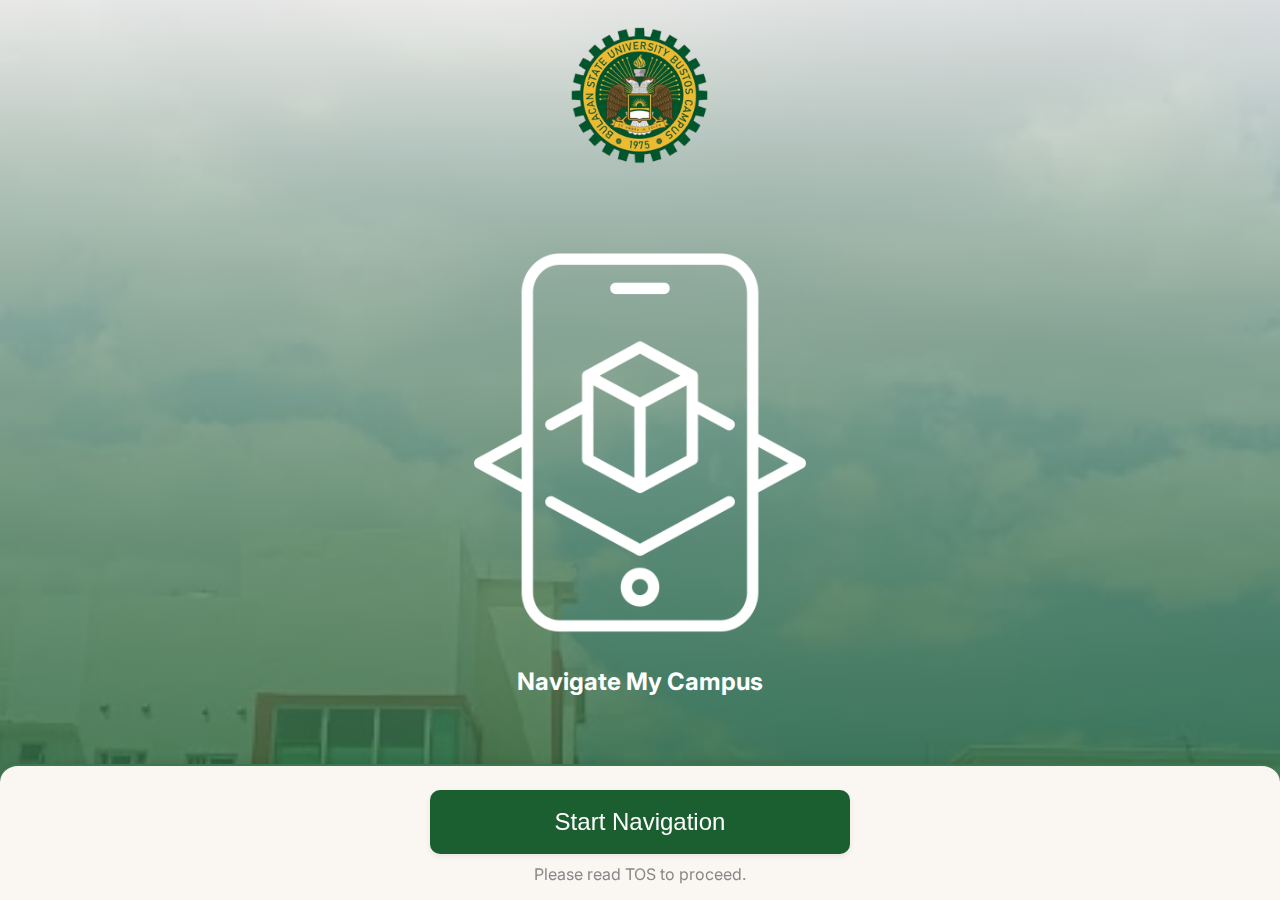
<file: index.html>
<!DOCTYPE html>
<html lang="en">
<head>
  <meta charset="UTF-8">
  <meta name="viewport" content="width=375, initial-scale=1.0">
  <title>Start Page</title>
 

  <link rel="stylesheet" href="./css/index.css">
</head>
<body>
  <div class="container">
   <div class="campus-logo">
    <img src="./images/bulsu-bustos-logo.png" alt="University Logo" class="logo">
   </div>
   <div class="ar-logo">
    <img src="./images/AR-logo.png" alt="AR Logo" class="ar-logo">
   </div>
   <div class="title">
    <h1>Navigate My Campus</h1>
   </div>
  </div>
  <div class="footer-nav">
    <button class="start-btn">Start Navigation</button>
    <div class="tos-message">Please read TOS to proceed.</div>
  </div>
</body>
</html>
</file>
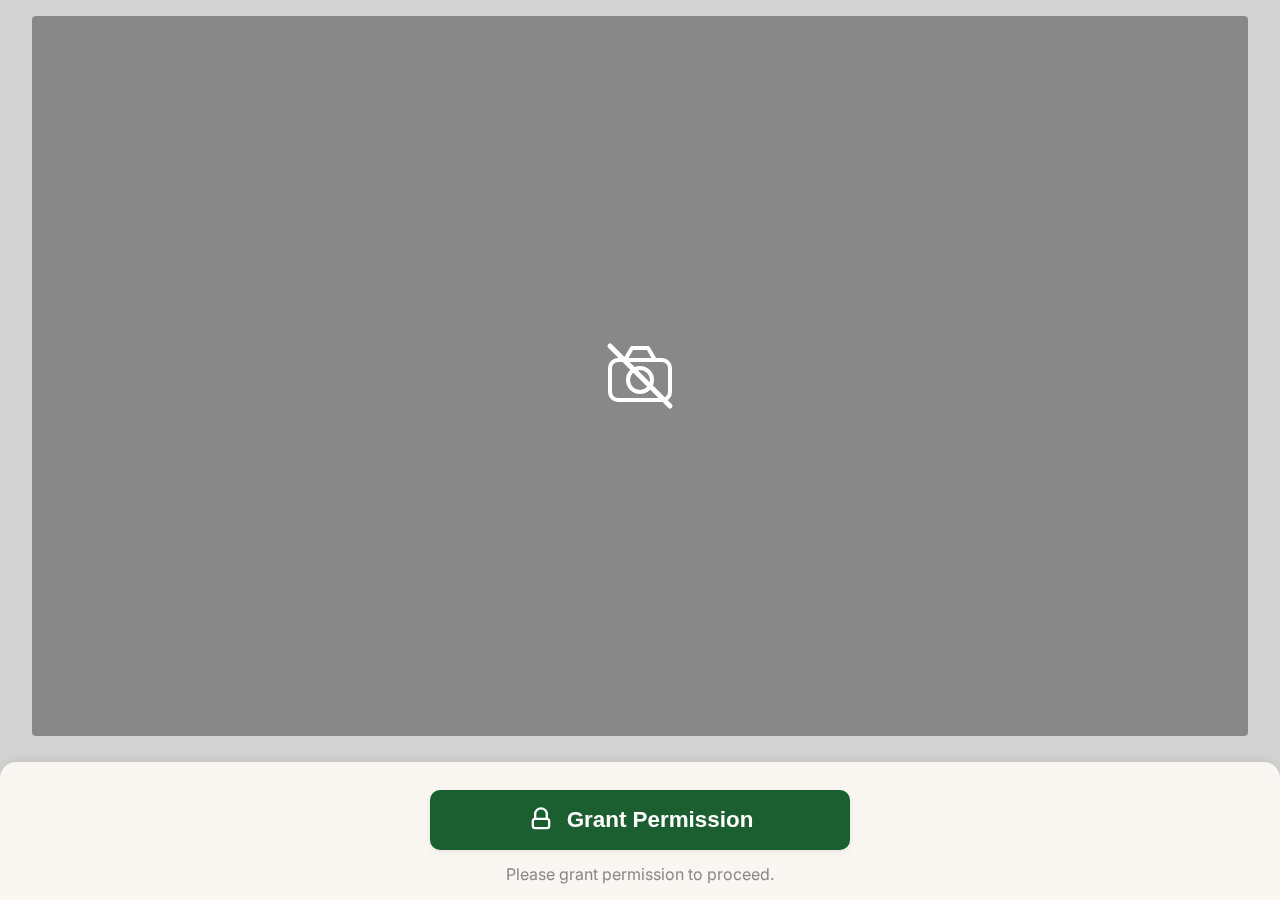
<file: cam-permission.html>
<!DOCTYPE html>
<html lang="en">
<head>
  <meta charset="UTF-8">
  <meta name="viewport" content="width=device-width, initial-scale=1.0">
  <title>Grant Permission</title>
  <link rel="preconnect" href="https://fonts.googleapis.com">
  <link rel="preconnect" href="https://fonts.gstatic.com" crossorigin>
  <link href="https://fonts.googleapis.com/css2?family=Inter:wght@400;600&display=swap" rel="stylesheet">
  <link rel="stylesheet" href="/css/cam-permission.css">
</head>
<body>
  <div class="container">

    <div class="camera-area">
      <div class="camera-icon">
        <!-- Disabled camera SVG icon -->
        <svg width="120" height="120" viewBox="0 0 120 120" fill="none" xmlns="http://www.w3.org/2000/svg">
          <rect width="120" height="120" fill="none"/>
          <g stroke="#fff" stroke-width="4" stroke-linecap="round" stroke-linejoin="round">
            <rect x="30" y="44" width="60" height="40" rx="8"/>
            <circle cx="60" cy="64" r="12"/>
            <path d="M45 44l7-12h16l7 12"/>
            <line x1="30" y1="30" x2="90" y2="90" stroke="#fff" stroke-width="5"/>
          </g>
        </svg>
      </div>
    </div>
    <div class="bottom-card">
      <button class="grant-btn">
        <!-- Lock SVG icon -->
        <svg viewBox="0 0 24 24">
          <rect x="5" y="11" width="14" height="8" rx="2"/>
          <path d="M7 11V7a5 5 0 0 1 10 0v4"/>
        </svg>
        Grant Permission
      </button>
      <div class="permission-msg">Please grant permission to proceed.</div>
    </div>
  </div>
</body>
</html>
</file>
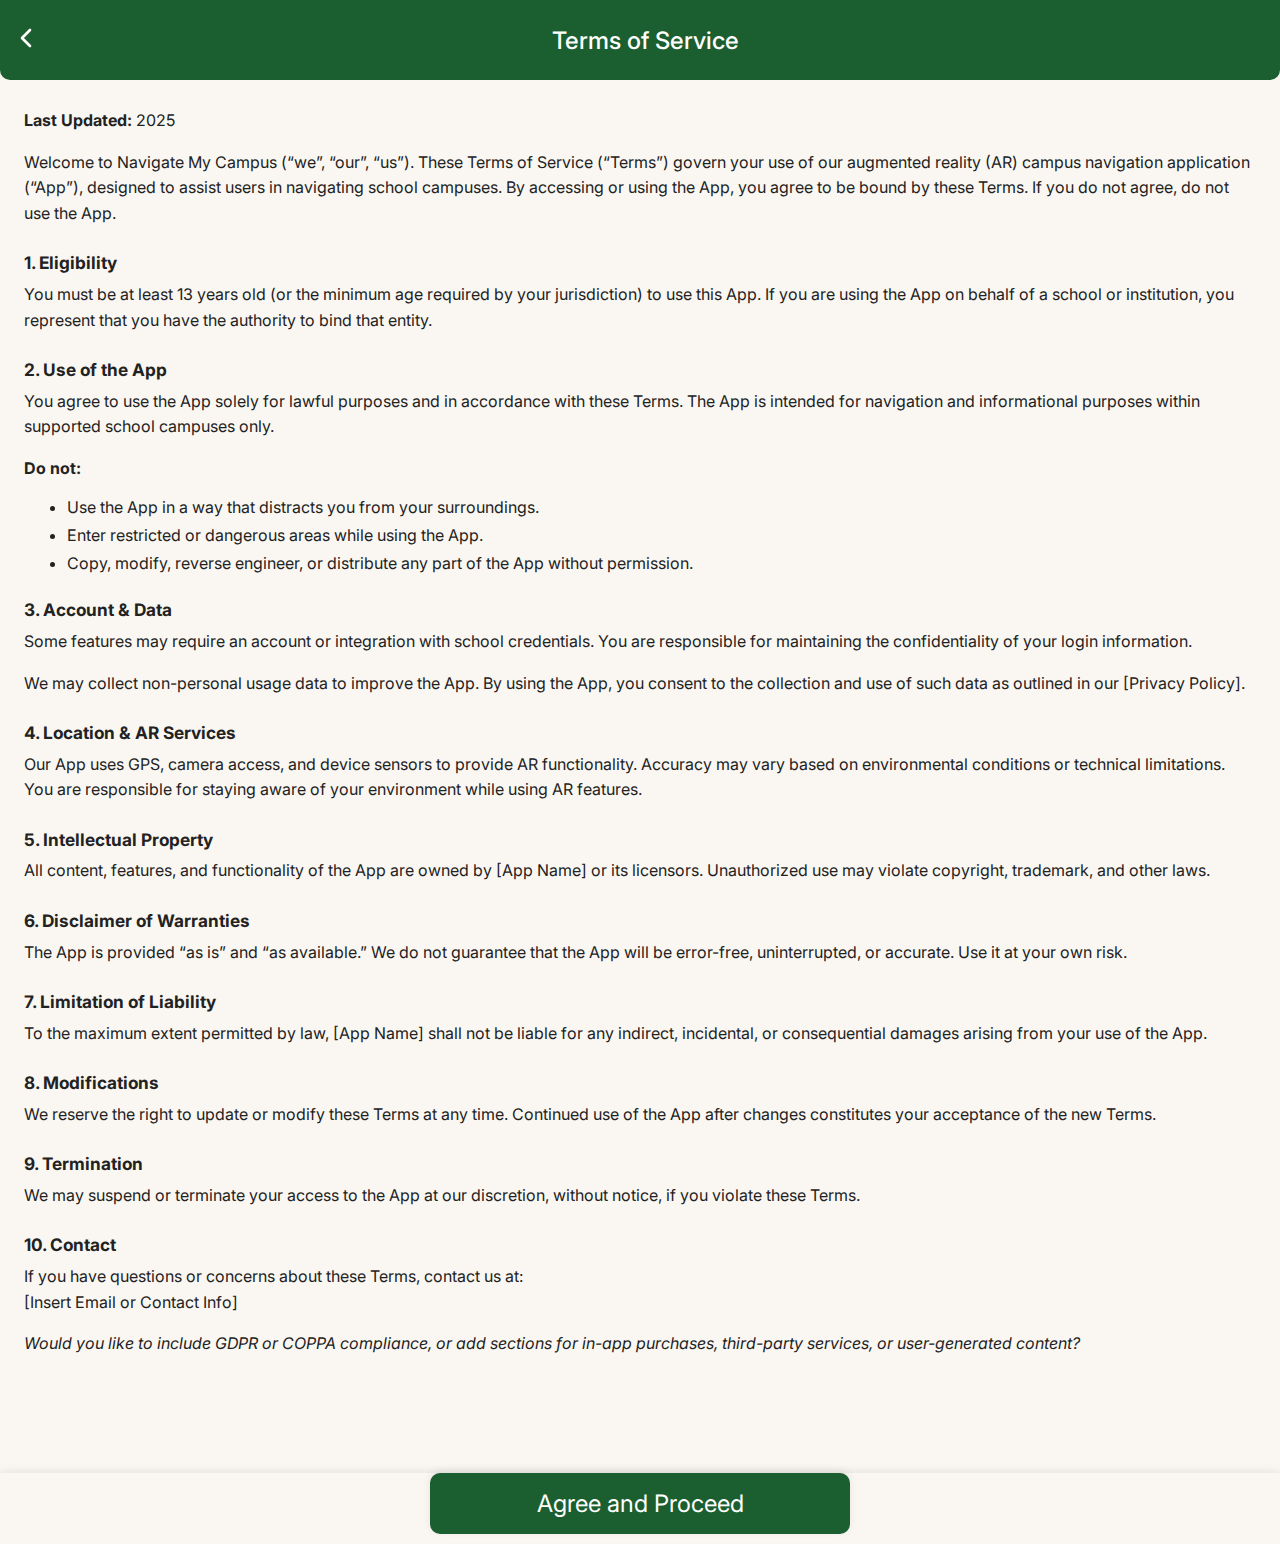
<file: tos.html>
<!DOCTYPE html>
<html lang="en">
<head>
  <meta charset="UTF-8">
  <meta name="viewport" content="width=device-width, initial-scale=1.0">
  <title>Terms of Service</title>
  <link rel="preconnect" href="https://fonts.googleapis.com">
  <link rel="preconnect" href="https://fonts.gstatic.com" crossorigin>
  <link href="https://fonts.googleapis.com/css2?family=Inter:ital,opsz,wght@0,14..32,100..900;1,14..32,100..900&display=swap" rel="stylesheet">  
  <link rel="stylesheet" href="/css/tos.css">
   
</head>
<body>
   <div class="container">
    <div class="tos-card">
      <div class="tos-header">
        <a href="index.html" class="back-arrow">
          <!-- Inline SVG for a white arrow (no image file needed) -->
          <svg width="32" height="32" viewBox="0 0 24 24" fill="none">
            <path d="M15 18l-6-6 6-6" stroke="white" stroke-width="2" stroke-linecap="round" stroke-linejoin="round"/>
          </svg>
        </a>
        <span class="tos-title">Terms of Service</span>
      </div>
      <div class="tos-content">
        <!-- Place your terms text here (already formatted) -->
        <p><strong>Last Updated:</strong> 2025</p>
        <p>Welcome to Navigate My Campus (“we”, “our”, “us”). These Terms of Service (“Terms”) govern your use of our augmented reality (AR) campus navigation application (“App”), designed to assist users in navigating school campuses. By accessing or using the App, you agree to be bound by these Terms. If you do not agree, do not use the App.</p>

        <h3>1. Eligibility</h3>
        <p>You must be at least 13 years old (or the minimum age required by your jurisdiction) to use this App. If you are using the App on behalf of a school or institution, you represent that you have the authority to bind that entity.</p>

        <h3>2. Use of the App</h3>
        <p>You agree to use the App solely for lawful purposes and in accordance with these Terms. The App is intended for navigation and informational purposes within supported school campuses only.</p>
        <p><strong>Do not:</strong></p>
        <ul>
          <li>Use the App in a way that distracts you from your surroundings.</li>
          <li>Enter restricted or dangerous areas while using the App.</li>
          <li>Copy, modify, reverse engineer, or distribute any part of the App without permission.</li>
        </ul>

        <h3>3. Account & Data</h3>
        <p>Some features may require an account or integration with school credentials. You are responsible for maintaining the confidentiality of your login information.</p>
        <p>We may collect non-personal usage data to improve the App. By using the App, you consent to the collection and use of such data as outlined in our [Privacy Policy].</p>

        <h3>4. Location & AR Services</h3>
        <p>Our App uses GPS, camera access, and device sensors to provide AR functionality. Accuracy may vary based on environmental conditions or technical limitations. You are responsible for staying aware of your environment while using AR features.</p>

        <h3>5. Intellectual Property</h3>
        <p>All content, features, and functionality of the App are owned by [App Name] or its licensors. Unauthorized use may violate copyright, trademark, and other laws.</p>

        <h3>6. Disclaimer of Warranties</h3>
        <p>The App is provided “as is” and “as available.” We do not guarantee that the App will be error-free, uninterrupted, or accurate. Use it at your own risk.</p>

        <h3>7. Limitation of Liability</h3>
        <p>To the maximum extent permitted by law, [App Name] shall not be liable for any indirect, incidental, or consequential damages arising from your use of the App.</p>

        <h3>8. Modifications</h3>
        <p>We reserve the right to update or modify these Terms at any time. Continued use of the App after changes constitutes your acceptance of the new Terms.</p>

        <h3>9. Termination</h3>
        <p>We may suspend or terminate your access to the App at our discretion, without notice, if you violate these Terms.</p>

        <h3>10. Contact</h3>
        <p>If you have questions or concerns about these Terms, contact us at:<br>[Insert Email or Contact Info]</p>
        <p><em>Would you like to include GDPR or COPPA compliance, or add sections for in-app purchases, third-party services, or user-generated content?</em></p>
      </div>
      <div class="tos-footer">
        <button class="agree-btn">Agree and Proceed</button>
      </div>
    </div>
   </div>
  
</body>
</html>
</file>
<file: css/index.css>
@import url('https://fonts.googleapis.com/css2?family=Inter:ital,opsz,wght@0,14..32,100..900;1,14..32,100..900&display=swap');
* {
    margin: 0;
    padding: 0;
    box-sizing: border-box;
  }
  body {
    background-color: #f0f0f0;
    background-image:
      linear-gradient(
        to bottom,
        rgba(250, 247, 243, 0.8) 0%,
        rgba(159, 185, 164, 0.8) 30%,
        rgba(93, 140, 106, 0.8) 60%,
        rgba(62, 119, 79, 0.8) 80%,
        rgba(27, 95, 48, 0.8) 100%
      ),
      url('../images/bulsu-bustos.png');
    background-size: cover;
    background-position: center;
    background-repeat: no-repeat;
    height: 100vh;
    width: 100vw;
  }
  .container {
    display: flex;
    flex-direction: column;
    align-items: center;
    
    height: 100%;
    width: 100%;
  }
  .campus-logo {
    display: flex;
    justify-content: center;
  
  }
  .campus-logo img {
    width: 100%;
    max-width: 150px;
    height: auto;
  }
  .ar-logo {
      display: flex;
      justify-content: center;
  }
  .ar-logo img {
      width: 100%;
      max-width: 350px;
      height: auto;
      
  }

  .title {
      display: flex;
      justify-content: center;
  }
  .title h1 {
    font-family: 'Inter', Arial, sans-serif;
    font-size: 24px;
 
    color: #fff;
  }
  .footer-nav {
    position: fixed;
    left: 0;
    bottom: 0;
    width: 100vw;
    background: #faf7f3;
    box-shadow: 0 -2px 8px rgba(0,0,0,0.08);
    display: flex;
    flex-direction: column;
    align-items: center;
    padding: 24px 0 16px 0;
    border-top: 2px solid #3e774f;
    z-index: 100;
    border-top-left-radius: 18px;
    border-top-right-radius: 18px;
  }

  .start-btn {
    background: #1b5f30;
    color: #fff;
    font-size: 1.5rem;
    border: none;
    border-radius: 10px;
    padding: 18px 0;
    width: 90%;
    max-width: 420px;
    margin-bottom: 10px;
    cursor: pointer;
    box-shadow: 0 2px 6px rgba(0,0,0,0.08);
    transition: background 0.2s;
  }
  .start-btn:hover {
    background: #3e774f;
  }

  .tos-message {
    color: #888;
    font-size: 1rem;
    text-align: center;
    font-family: 'Inter', Arial, sans-serif;
  }
</file>
<file: css/cam-permission.css>
body {
    background: #d3d3d3;
    font-family: 'Inter', Arial, sans-serif;
    margin: 0;
    padding: 0;
    min-height: 100vh;
    display: flex;
    flex-direction: column;
    align-items: center;
    justify-content: flex-start;
  }
  .container {
    width: 100vw;
    max-width: 430px;
    margin: 0 auto;
    min-height: 100vh;
    display: flex;
    flex-direction: column;
    align-items: center;
    justify-content: flex-start;
    
  }
  .camera-area {
    background: #888;
    width: 95%;
    max-width: 430px;
    height: 90vh;
    min-height: 320px;
    border-radius: 4px;
    margin: 16px 0 0 0;
    display: flex;
    align-items: center;
    justify-content: center;
  }
  .camera-icon {
    width: 160px;
    height: 160px;
    display: flex;
    align-items: center;
    justify-content: center;
    
  }
  .bottom-card {
    position: fixed;
    left: 0;
    bottom: 0;
    width: 100vw;
    max-width: 430px;
    background: #faf7f3;
    border-top-left-radius: 16px;
    border-top-right-radius: 16px;
    box-shadow: 0 -2px 8px rgba(0,0,0,0.08);
    display: flex;
    flex-direction: column;
    align-items: center;
    padding: 28px 0 16px 0;
    z-index: 100;
    margin: 0 auto;
  }
  .grant-btn {
    background: #1b5f30;
    color: #fff;
    font-size: 1.4rem;
    font-weight: 600;
    border: none;
    border-radius: 10px;
    padding: 16px 0;
    width: 90%;
    max-width: 420px;
    margin-bottom: 10px;
    cursor: pointer;
    box-shadow: 0 2px 6px rgba(0,0,0,0.08);
    transition: background 0.2s;
    display: flex;
    align-items: center;
    justify-content: center;
    gap: 12px;
  }
  .grant-btn:hover {
    background: #3e774f;
  }
  .grant-btn svg {
    width: 28px;
    height: 28px;
    fill: none;
    stroke: #fff;
    stroke-width: 2;
  }
  .permission-msg {
    color: #888;
    font-size: 1rem;
    text-align: center;
    margin-top: 4px;
  }
  @media (max-width: 2000px) {
    .container, .bottom-card, .camera-area {
      max-width: 100vw;
    }
    .camera-area {
      min-height: 180px;
      height: 80vh;
    }
  }
</file>
<file: css/tos.css>
* {
    margin: 0;
    padding: 0;
    box-sizing: border-box;
    font-family: 'Inter', sans-serif;
}
body {
    background-color: #faf7f2;
}
.container {
    display: flex;
    flex-direction: column;
    align-items: center;
    height: 100vh;
    
}
.tos-header {
    display: flex;
    justify-content: center;
    align-items: center;
    height: 80px;
    background-color: #1B5F30;
    width: 100%;
    color: #fff;
    border-bottom-left-radius: 10px;
    border-bottom-right-radius: 10px;
}
.tos-header a {
    position: absolute;
    left: 10px;
}
.tos-header img {
    width: 30px;
    height: 30px;
    filter: brightness(0) invert(1);
   
}
.tos-title {
    font-weight: 500;
    margin-left: 10px;
    font-family: 'Inter', sans-serif;
    font-size: 1.5rem
}
.tos-content {
  padding: 28px 28px 24px 28px;
  overflow-y: auto;
  flex: 1 1 auto;
  font-size: 1rem;
  color: #222;
 
  padding-bottom: 100px; /* Adjust this value to match or slightly exceed the height of .tos-footer */
  padding-left: 24px;
  padding-right: 24px;
}
.tos-content h3 {
  margin-top: 1.5em;
  margin-bottom: 0.5em;
  font-size: 1.08em;
}
.tos-content p {
  margin: 0 0 1em 0;
  line-height: 1.6;
}
.tos-content ul {
  margin: 0 0 1em 1.5em;
  padding-left: 1.2em;
}
.tos-content li {
  margin-bottom: 0.5em;
}
@media (max-width: 600px) {
  .tos-content {
    padding: 18px 8px 16px 8px;
    padding-left: 8px;
    padding-right: 8px;
  }

}
.tos-footer {
    left: 0;
    bottom: 0;
    width: 100vw;
    background: #faf7f3;
    display: flex;
    flex-direction: column;
    align-items: center;
    z-index: 100;
    box-shadow: 0 -2px 8px rgba(0,0,0,0.08);

  }

  .agree-btn {
    background: #1b5f30;
    color: #fff;
    font-size: 1.5rem;
   
    border: none;
    border-radius: 10px;
    padding: 16px 0px;
    width: 90%;
    max-width: 420px;
    margin-bottom: 10px;
    cursor: pointer;
    box-shadow: 0 2px 6px rgba(0,0,0,0.08);
    transition: background 0.2s;
    box-shadow: 0 -2px 8px rgba(0,0,0,0.08);

  }
  .agree-btn:hover {
    background: #3e774f;
  }
</file>
